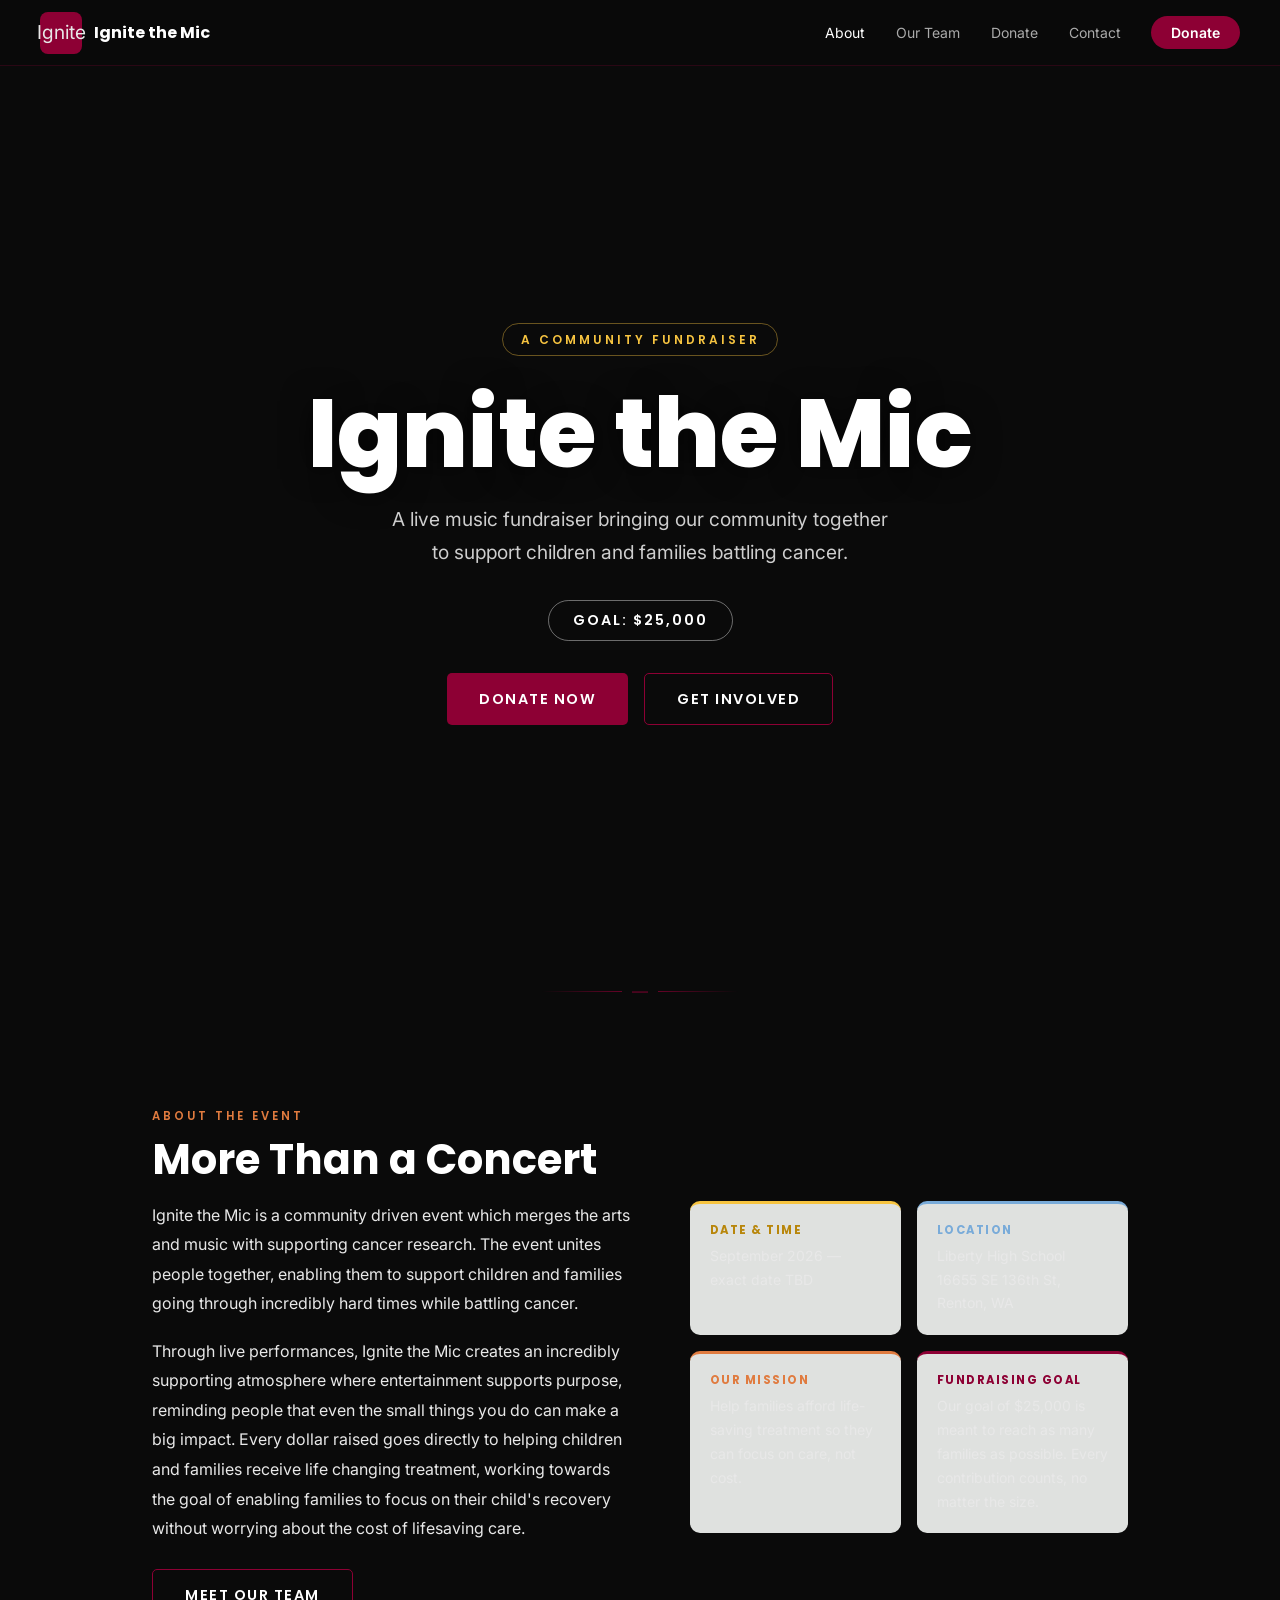
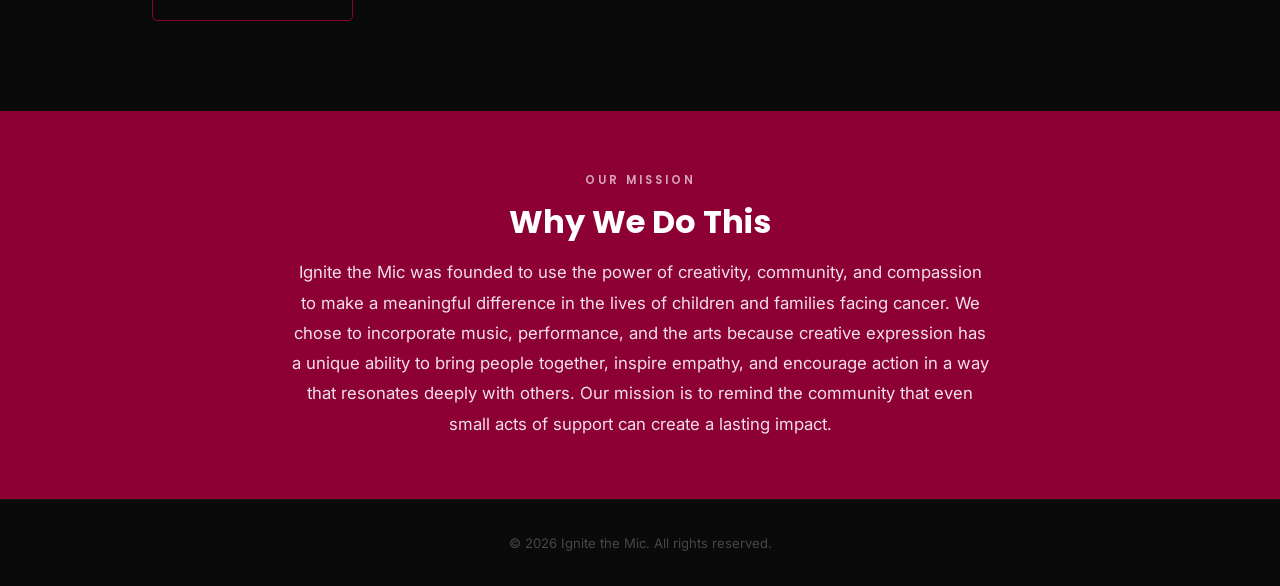
<file: index.html>
<!DOCTYPE html>
<html lang="en">
<head>
  <meta charset="UTF-8" />
  <meta name="viewport" content="width=device-width, initial-scale=1.0" />
  <title>Ignite the Mic — A Fundraiser for St. Jude</title>
  <link href="https://fonts.googleapis.com/css2?family=Poppins:wght@400;600;700;800&family=Inter:wght@400;500;600&display=swap" rel="stylesheet" />
  <link rel="stylesheet" href="shared.css" />
  <style>
    #hero {
      position: relative;
      min-height: 100vh;
      display: flex;
      flex-direction: column;
      align-items: center;
      justify-content: center;
      text-align: center;
      padding: 6rem 2rem 5rem;
      overflow: hidden;
    }

    .hero-bg {
      position: absolute;
      inset: 0;
      background:
        linear-gradient(to bottom, rgba(0,0,0,0.52) 0%, rgba(141,0,52,0.15) 50%, rgba(0,0,0,0.88) 100%),
        url('https://images.unsplash.com/photo-1501281668745-f7f57925c3b4?w=1600&q=80') center/cover no-repeat;
      z-index: 0;
    }

    #hero > * { position: relative; z-index: 1; }

    .hero-eyebrow {
      font-size: 0.75rem;
      letter-spacing: 3px;
      text-transform: uppercase;
      color: var(--yellow);
      font-family: 'Poppins', sans-serif;
      font-weight: 600;
      margin-bottom: 1.2rem;
      border: 1px solid rgba(247,196,64,0.4);
      padding: 0.35rem 1.1rem;
      border-radius: 999px;
      display: inline-block;
    }

    #hero h1 {
      font-size: clamp(3rem, 9vw, 6rem);
      font-weight: 800;
      color: #fff;
      margin-bottom: 0.75rem;
      text-shadow: 0 2px 30px rgba(0,0,0,0.6);
    }

    .hero-tagline {
      font-size: clamp(1rem, 2.5vw, 1.2rem);
      color: rgba(255,255,255,0.8);
      margin-bottom: 2rem;
      max-width: 500px;
    }

    .hero-goal {
      display: inline-block;
      border: 1.5px solid rgba(255,255,255,0.4);
      color: #fff;
      padding: 0.45rem 1.5rem;
      border-radius: 999px;
      font-size: 0.9rem;
      letter-spacing: 2px;
      text-transform: uppercase;
      font-family: 'Poppins', sans-serif;
      font-weight: 600;
      margin-bottom: 2rem;
    }

    .hero-btns { display: flex; gap: 1rem; justify-content: center; flex-wrap: wrap; }

    /*about section with quic info*/
    #about-wrap {
      background: var(--white);
      border-top: 1px solid var(--card-border);
      border-bottom: 1px solid var(--card-border);
    }

    .about-body {
      display: grid;
      grid-template-columns: 1.1fr 1fr;
      gap: 3.5rem;
      align-items: start;
    }

    .about-text p { color: var(--mid-text); margin-bottom: 1.1rem; line-height: 1.85; }

    .about-cards { display: grid; grid-template-columns: 1fr 1fr; gap: 1rem; }

    .about-card {
      background: var(--grey);
      border-radius: 10px;
      padding: 1.25rem;
      border-top: 3px solid transparent;
      transition: transform 0.2s, box-shadow 0.2s;
    }

    .about-card:hover { transform: translateY(-2px); box-shadow: 0 4px 16px rgba(0,0,0,0.08); }
    .about-card:nth-child(1) { border-top-color: var(--yellow); }
    .about-card:nth-child(2) { border-top-color: var(--blue); }
    .about-card:nth-child(3) { border-top-color: var(--orange); }
    .about-card:nth-child(4) { border-top-color: var(--red); }

    .about-card h3 {
      font-size: 0.72rem;
      text-transform: uppercase;
      letter-spacing: 1.5px;
      margin-bottom: 0.4rem;
      font-family: 'Poppins', sans-serif;
    }

    .about-card:nth-child(1) h3 { color: #b8860b; }
    .about-card:nth-child(2) h3 { color: var(--blue); }
    .about-card:nth-child(3) h3 { color: var(--orange); }
    .about-card:nth-child(4) h3 { color: var(--red); }
    .about-card p { font-size: 0.875rem; color: var(--mid-text); margin: 0; }

    /*quick part with mission*/
    .mission-strip {
      background: var(--red);
      padding: 60px 2rem;
      text-align: center;
    }

    .mission-strip-inner { max-width: 700px; margin: 0 auto; }
    .mission-strip .label { color: rgba(255,255,255,0.65); margin-bottom: 0.75rem; display: block; font-size: 0.72rem; letter-spacing: 3px; text-transform: uppercase; font-family: 'Poppins', sans-serif; font-weight: 600; }
    .mission-strip h2 { color: #fff; font-size: clamp(1.5rem, 3vw, 2rem); margin-bottom: 1rem; }
    .mission-strip p { color: rgba(255,255,255,0.88); font-size: 1.05rem; line-height: 1.8; margin: 0; }

    @media (max-width: 768px) {
      .about-body { grid-template-columns: 1fr; }
      .about-cards { grid-template-columns: 1fr 1fr; }
    }

  
</style>
</head>
<body>
  <nav>
    <a href="index.html" class="nav-brand">
      <div class="nav-logo-box">Ignite</div>
      <span class="nav-name">Ignite the Mic</span>
    </a>
    <ul class="nav-links">
      <li><a href="index.html" class="active">About</a></li>
      <li><a href="team.html">Our Team</a></li>
      <li><a href="donate.html">Donate</a></li>
      <li><a href="contact.html">Contact</a></li>
      <li><a href="donate.html" class="nav-donate-btn">Donate</a></li>
    </ul>
  </nav>

  <main>
    <section id="hero">
      <div class="hero-bg"></div>
      <div class="hero-eyebrow">A Community Fundraiser</div>
      <h1>Ignite the Mic</h1>
      <div class="hero-soundwave" aria-hidden="true">
        <span></span><span></span><span></span><span></span><span></span><span></span><span></span><span></span>
      </div>
      <p class="hero-tagline">A live music fundraiser bringing our community together to support children and families battling cancer.</p>
      <div class="hero-goal">Goal: $25,000</div>
      <div class="hero-btns">
        <a href="donate.html" class="btn">Donate Now</a>
        <a href="contact.html" class="btn btn-outline">Get Involved</a>
      </div>
    </section>

    <div class="ornament">—</div>

    <div id="about-wrap">
      <div class="section" id="about">
        <div class="section-label" style="color:var(--orange)">About the Event</div>
        <h2>More Than a Concert</h2>
        <div class="about-body">
          <div class="about-text">
            <p>Ignite the Mic is a community driven event which merges the arts and music with supporting cancer research. The event unites people together, enabling them to support children and families going through incredibly hard times while battling cancer.</p>
            <p>Through live performances, Ignite the Mic creates an incredibly supporting atmosphere where entertainment supports purpose, reminding people that even the small things you do can make a big impact. Every dollar raised goes directly to helping children and families receive life changing treatment, working towards the goal of enabling families to focus on their child's recovery without worrying about the cost of lifesaving care.</p>
            <a href="team.html" class="btn btn-outline" style="margin-top:0.5rem">Meet Our Team</a>
          </div>
          <div class="about-cards">
            <div class="about-card">
              <h3>Date &amp; Time</h3>
              <p>September 2026 — exact date TBD</p>
            </div>
            <div class="about-card">
              <h3>Location</h3>
              <p>Liberty High School<br>16655 SE 136th St, Renton, WA</p>
            </div>
            <div class="about-card">
              <h3>Our Mission</h3>
              <p>Help families afford life-saving treatment so they can focus on care, not cost.</p>
            </div>
            <div class="about-card">
              <h3>Fundraising Goal</h3>
              <p>Our goal of $25,000 is meant to reach as many families as possible. Every contribution counts, no matter the size.</p>
            </div>
          </div>
        </div>
      </div>
    </div>

    <div class="mission-strip">
      <div class="mission-strip-inner">
        <span class="label">Our Mission</span>
        <h2>Why We Do This</h2>
        <p>Ignite the Mic was founded to use the power of creativity, community, and compassion to make a meaningful difference in the lives of children and families facing cancer. We chose to incorporate music, performance, and the arts because creative expression has a unique ability to bring people together, inspire empathy, and encourage action in a way that resonates deeply with others. Our mission is to remind the community that even small acts of support can create a lasting impact.</p>
      </div>
    </div>
  </main>

  <footer>
    <p>&copy; 2026 Ignite the Mic. All rights reserved.</p>
  </footer>
</body>
</html>
</file>
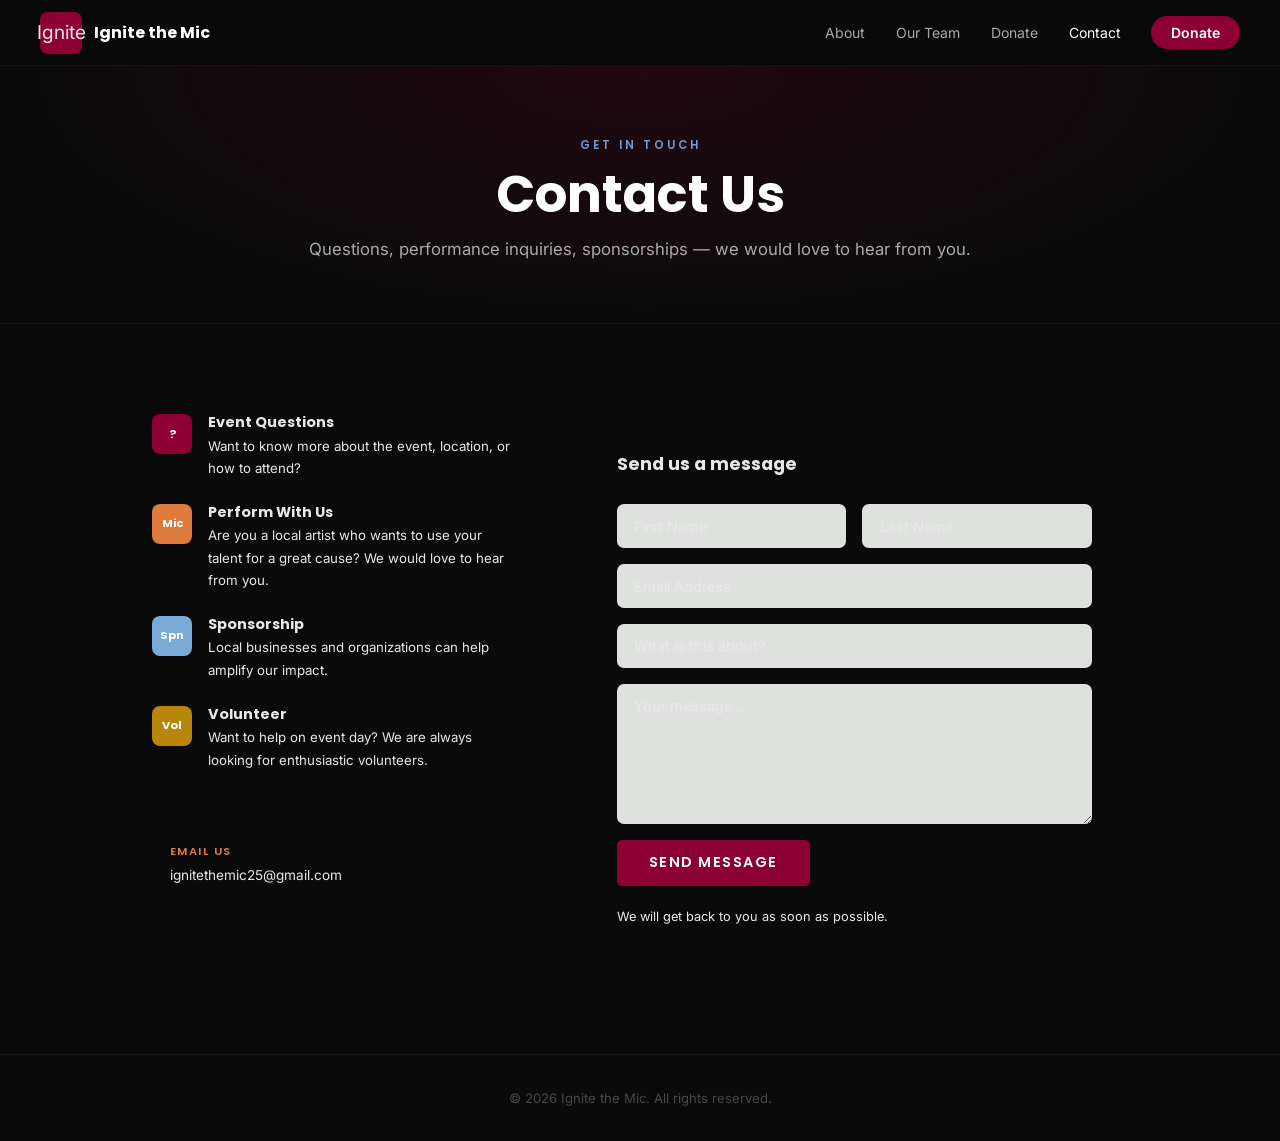
<file: contact.html>
<!DOCTYPE html>
<html lang="en">
<head>
  <meta charset="UTF-8" />
  <meta name="viewport" content="width=device-width, initial-scale=1.0" />
  <title>Contact us! Ignite the Mic</title>
  <link href="https://fonts.googleapis.com/css2?family=Poppins:wght@400;600;700;800&family=Inter:wght@400;500;600&display=swap" rel="stylesheet" />
  <link rel="stylesheet" href="shared.css" />
  <style>
    .contact-layout {
      display: grid;
      grid-template-columns: 1fr 1.5fr;
      gap: 4rem;
      align-items: start;
    }

    .contact-reasons { display: flex; flex-direction: column; gap: 1.5rem; }
    .contact-reason { display: flex; gap: 1rem; align-items: flex-start; }

    .reason-icon {
      width: 40px; height: 40px; border-radius: 8px;
      display: flex; align-items: center; justify-content: center;
      font-family: 'Poppins', sans-serif; font-size: 0.7rem; font-weight: 700;
      flex-shrink: 0; color: #fff;
    }

    .contact-reason:nth-child(1) .reason-icon { background: var(--red); }
    .contact-reason:nth-child(2) .reason-icon { background: var(--orange); }
    .contact-reason:nth-child(3) .reason-icon { background: var(--blue); }
    .contact-reason:nth-child(4) .reason-icon { background: #b8860b; }

    .reason-text h3 { font-size: 0.9rem; color: var(--dark-text); margin-bottom: 0.2rem; font-family: 'Poppins', sans-serif; }
    .reason-text p { font-size: 0.83rem; color: var(--muted-text); margin: 0; }

    .quick-links { margin-top: 2rem; display: flex; flex-direction: column; gap: 0.75rem; }

    .quick-link {
      display: flex; align-items: center; gap: 0.75rem;
      padding: 0.9rem 1.1rem;
      background: var(--white);
      border: 1px solid var(--card-border);
      border-radius: 8px; color: var(--dark-text);
      font-size: 0.875rem;
      transition: border-color 0.2s, transform 0.2s, box-shadow 0.2s;
      text-decoration: none;
    }

    .quick-link:hover { border-color: var(--red); transform: translateX(3px); box-shadow: 0 2px 12px rgba(0,0,0,0.08); }

    .quick-link-label { font-size: 0.7rem; text-transform: uppercase; letter-spacing: 1.5px; font-family: 'Poppins', sans-serif; font-weight: 600; margin-bottom: 0.15rem; color: var(--orange); }
    .quick-link span { font-size: 0.85rem; color: var(--muted-text); }

    .contact-form-wrap {
      background: var(--white);
      border: 1px solid var(--card-border);
      border-radius: 14px;
      padding: 2.25rem;
      box-shadow: 0 2px 16px rgba(0,0,0,0.06);
    }

    .form-title { font-family: 'Poppins', sans-serif; font-weight: 700; font-size: 1.1rem; color: var(--dark-text); margin-bottom: 1.5rem; }

    .contact-form { display: flex; flex-direction: column; gap: 1rem; }
    .form-row { display: grid; grid-template-columns: 1fr 1fr; gap: 1rem; }

    .contact-form input,
    .contact-form textarea,
    .contact-form select {
      width: 100%; padding: 0.85rem 1.1rem;
      background: var(--grey);
      border: 1px solid var(--grey-dark);
      border-radius: 7px; color: var(--dark-text);
      font-family: 'Inter', sans-serif; font-size: 0.9rem;
      outline: none; transition: border-color 0.2s; appearance: none;
    }

    .contact-form input::placeholder,
    .contact-form textarea::placeholder { color: var(--muted-text); }
    .contact-form input:focus,
    .contact-form textarea:focus,
    .contact-form select:focus { border-color: var(--red); background: var(--white); }
    .contact-form select option { background: var(--white); }
    .contact-form textarea { min-height: 140px; resize: vertical; }
    .form-note { font-size: 0.8rem; color: var(--muted-text); margin-top: 0.25rem; }

    @media (max-width: 768px) {
      .contact-layout { grid-template-columns: 1fr; gap: 2.5rem; }
      .form-row { grid-template-columns: 1fr; }
    }
</style>
</head>
<body>
  <nav>
    <a href="index.html" class="nav-brand">
      <div class="nav-logo-box">Ignite</div>
      <span class="nav-name">Ignite the Mic</span>
    </a>
    <ul class="nav-links">
      <li><a href="index.html">About</a></li>
      <li><a href="team.html">Our Team</a></li>
      <li><a href="donate.html">Donate</a></li>
      <li><a href="contact.html" class="active">Contact</a></li>
      <li><a href="donate.html" class="nav-donate-btn">Donate</a></li>
    </ul>
  </nav>

  <main>
    <div class="page-hero">
      <div class="section-label" style="color:var(--blue)">Get in Touch</div>
      <h1>Contact Us</h1>
      <p>Questions, performance inquiries, sponsorships — we would love to hear from you.</p>
    </div>

    <div class="section">
      <div class="contact-layout">

        <div class="contact-reasons">
          <div class="contact-reason">
            <div class="reason-icon">?</div>
            <div class="reason-text">
              <h3>Event Questions</h3>
              <p>Want to know more about the event, location, or how to attend?</p>
            </div>
          </div>
          <div class="contact-reason">
            <div class="reason-icon">Mic</div>
            <div class="reason-text">
              <h3>Perform With Us</h3>
              <p>Are you a local artist who wants to use your talent for a great cause? We would love to hear from you.</p>
            </div>
          </div>
          <div class="contact-reason">
            <div class="reason-icon">Spn</div>
            <div class="reason-text">
              <h3>Sponsorship</h3>
              <p>Local businesses and organizations can help amplify our impact.</p>
            </div>
          </div>
          <div class="contact-reason">
            <div class="reason-icon">Vol</div>
            <div class="reason-text">
              <h3>Volunteer</h3>
              <p>Want to help on event day? We are always looking for enthusiastic volunteers.</p>
            </div>
          </div>

          <div class="quick-links">
            <a href="mailto:ignitethemic25@gmail.com" class="quick-link">
              <div>
                <div class="quick-link-label">Email Us</div>
                <span>ignitethemic25@gmail.com</span>
              </div>
            </a>

          </div>
        </div>

        <div class="contact-form-wrap">
          <div class="form-title">Send us a message</div>
          <form class="contact-form" action="https://formspree.io/f/xrenbdgj" method="POST">
            <div class="form-row">
              <input type="text" placeholder="First Name" required />
              <input type="text" placeholder="Last Name" required />
            </div>
            <input type="email" placeholder="Email Address" required />
            <select required>
              <option value="" disabled selected>What is this about?</option>
              <option value="question">General Question</option>
              <option value="perform">I want to perform</option>
              <option value="sponsor">Sponsorship</option>
              <option value="volunteer">Volunteering</option>
              <option value="other">Other</option>
            </select>
            <textarea placeholder="Your message..."></textarea>
            <div>
              <button type="submit" class="btn">Send Message</button>
            </div>
            <p class="form-note">We will get back to you as soon as possible.</p>
          </form>
        </div>

      </div>
    </div>
  </main>

  <footer>
    <p>&copy; 2026 Ignite the Mic. All rights reserved.</p>
  </footer>


</body>
</html>
</file>
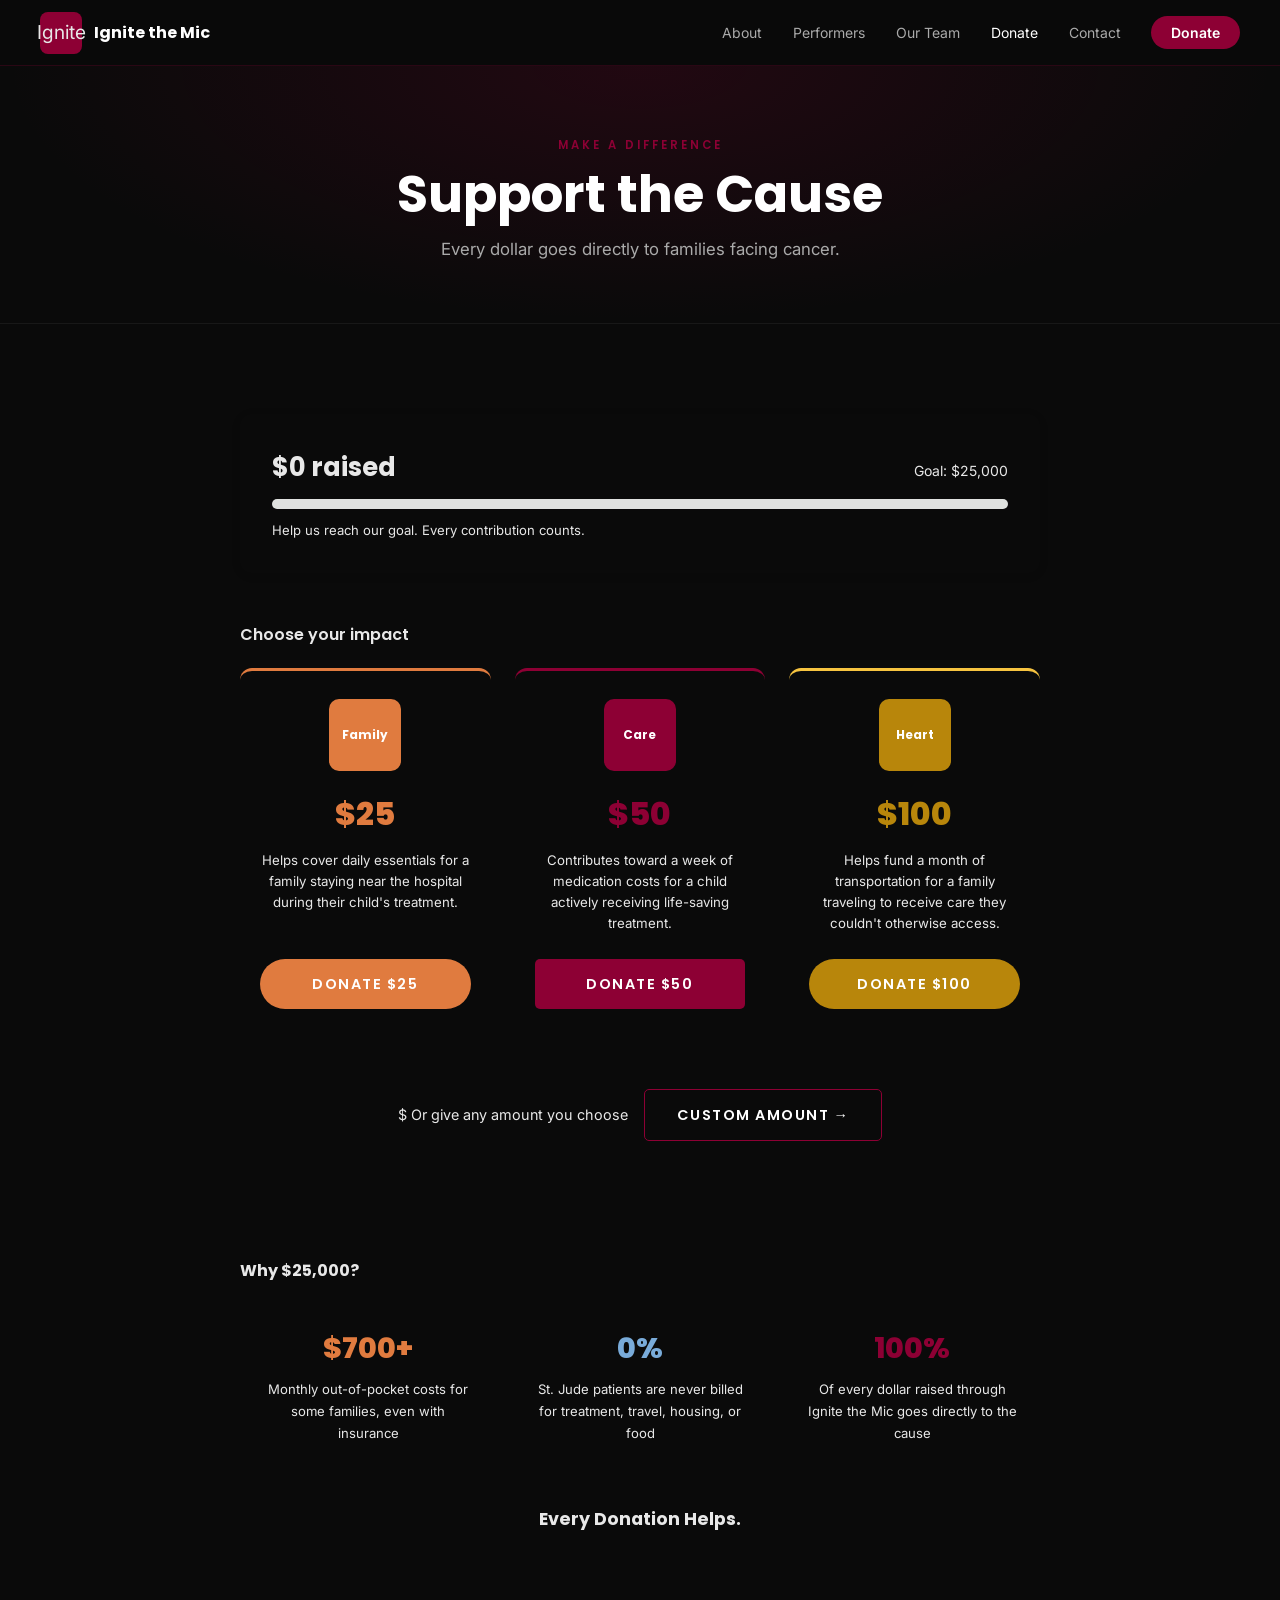
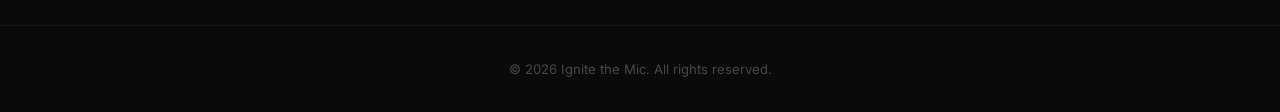
<file: donate.html>
<!DOCTYPE html>
<html lang="en">
<head>
  <meta charset="UTF-8" />
  <meta name="viewport" content="width=device-width, initial-scale=1.0" />
  <title>Donate — Ignite the Mic</title>
  <link href="https://fonts.googleapis.com/css2?family=Poppins:wght@400;600;700;800&family=Inter:wght@400;500;600&display=swap" rel="stylesheet" />
  <link rel="stylesheet" href="shared.css" />
  <style>
    .donate-wrap { max-width: 800px; margin: 0 auto; }

    .progress-block {
      background: var(--white);
      border-radius: 12px;
      padding: 2rem;
      margin-bottom: 3rem;
      border: 1px solid var(--card-border);
      box-shadow: 0 2px 12px rgba(0,0,0,0.06);
    }

    .progress-top { display: flex; justify-content: space-between; align-items: baseline; margin-bottom: 0.6rem; }

    .raised-amt { font-family: 'Poppins', sans-serif; font-weight: 700; font-size: 1.6rem; color: var(--dark-text); }
    .goal-amt { font-size: 0.875rem; color: var(--muted-text); }

    .progress-track {
      height: 10px;
      background: var(--grey);
      border-radius: 999px;
      overflow: hidden;
      margin-bottom: 0.6rem;
    }

    .progress-fill {
      height: 100%;
      background: linear-gradient(90deg, var(--red), var(--orange), var(--yellow));
      border-radius: 999px;
      width: 0%;
      transition: width 1.5s ease;
    }

    .progress-sub { font-size: 0.82rem; color: var(--muted-text); }

    .tier-heading { font-family: 'Poppins', sans-serif; font-size: 1rem; color: var(--dark-text); margin-bottom: 1.25rem; font-weight: 600; }

    .donate-tiers {
      display: grid;
      grid-template-columns: repeat(3, 1fr);
      gap: 1.5rem;
      margin-bottom: 1.75rem;
    }

    .tier-card {
      background: var(--white);
      border: 1px solid var(--card-border);
      border-radius: 12px;
      padding: 1.75rem 1.25rem;
      text-align: center;
      display: flex;
      flex-direction: column;
      transition: transform 0.2s, box-shadow 0.2s;
    }

    .tier-card:hover { transform: translateY(-4px); box-shadow: 0 12px 32px rgba(0,0,0,0.1); }
    .tier-card:nth-child(1) { border-top: 3px solid var(--orange); }
    .tier-card:nth-child(2) { border-top: 3px solid var(--red); }
    .tier-card:nth-child(3) { border-top: 3px solid var(--yellow); }

    .tier-img {
      width: 72px; height: 72px; border-radius: 10px;
      margin: 0 auto 1rem;
      display: flex; align-items: center; justify-content: center;
      font-family: 'Poppins', sans-serif; font-size: 0.75rem; font-weight: 700; color: #fff;
    }

    .tier-card:nth-child(1) .tier-img { background: var(--orange); }
    .tier-card:nth-child(2) .tier-img { background: var(--red); }
    .tier-card:nth-child(3) .tier-img { background: #b8860b; }

    .tier-amount { font-family: 'Poppins', sans-serif; font-weight: 800; font-size: 2rem; margin-bottom: 0.5rem; }
    .tier-card:nth-child(1) .tier-amount { color: var(--orange); }
    .tier-card:nth-child(2) .tier-amount { color: var(--red); }
    .tier-card:nth-child(3) .tier-amount { color: #b8860b; }

    .tier-desc { font-size: 0.83rem; color: var(--muted-text); margin-bottom: 1.5rem; line-height: 1.6; flex: 1; }

    .tier-card:nth-child(1) .btn { background: var(--orange); border-radius: 999px; }
    .tier-card:nth-child(1) .btn:hover { background: #c96a30; }
    .tier-card:nth-child(3) .btn { background: #b8860b; border-radius: 999px; color: #fff; }
    .tier-card:nth-child(3) .btn:hover { background: #9a720a; }

    .custom-row {
      display: flex; align-items: center; justify-content: center;
      gap: 1rem; flex-wrap: wrap; padding: 1.5rem;
      background: var(--white);
      border: 1px solid var(--card-border);
      border-radius: 10px; margin-bottom: 3rem;
    }

    .custom-row span { color: var(--muted-text); font-size: 0.9rem; }

    .impact-strip { border-top: 1px solid var(--card-border); padding-top: 3rem; }
    .impact-strip h3 { font-size: 1rem; color: var(--dark-text); margin-bottom: 1.5rem; font-family: 'Poppins', sans-serif; }

    .impact-grid { display: grid; grid-template-columns: repeat(3, 1fr); gap: 1rem; }

    .impact-card {
      background: var(--white);
      border-radius: 10px; padding: 1.25rem; text-align: center;
      border: 1px solid var(--card-border);
      transition: transform 0.2s;
    }

    .impact-card:hover { transform: translateY(-2px); }

    .impact-num { font-family: 'Poppins', sans-serif; font-weight: 800; font-size: 1.8rem; margin-bottom: 0.3rem; }
    .impact-card:nth-child(1) .impact-num { color: var(--orange); }
    .impact-card:nth-child(2) .impact-num { color: var(--blue); }
    .impact-card:nth-child(3) .impact-num { color: var(--red); }
    .impact-card p { font-size: 0.82rem; color: var(--muted-text); margin: 0; }

    .every-dollar { text-align: center; font-family: 'Poppins', sans-serif; font-weight: 700; font-size: 1.1rem; color: var(--dark-text); margin-top: 2.5rem; }

    @media (max-width: 768px) {
      .donate-tiers { grid-template-columns: 1fr; max-width: 340px; margin-left: auto; margin-right: auto; }
      .impact-grid { grid-template-columns: 1fr; }
    }
</style>
</head>
<body>
  <nav>
    <a href="index.html" class="nav-brand">
      <div class="nav-logo-box">Ignite</div>
      <span class="nav-name">Ignite the Mic</span>
    </a>
    <ul class="nav-links">
      <li><a href="index.html">About</a></li>
      <li><a href="performers.html">Performers</a></li>
      <li><a href="team.html">Our Team</a></li>
      <li><a href="donate.html" class="active">Donate</a></li>
      <li><a href="contact.html">Contact</a></li>
      <li><a href="donate.html" class="nav-donate-btn">Donate</a></li>
    </ul>
  </nav>

  <main>
    <div class="page-hero">
      <div class="section-label" style="color:var(--red)">Make a Difference</div>
      <h1>Support the Cause</h1>
      <p>Every dollar goes directly to families facing cancer.</p>
    </div>

    <div class="section">
      <div class="donate-wrap">

        <!-- progress bar -->
        <div class="progress-block">
          <div class="progress-top">
            <span class="raised-amt" id="raised-label">$0 raised</span>
            <span class="goal-amt">Goal: $25,000</span>
          </div>
          <div class="progress-track">
            <div class="progress-fill" id="progress-fill"></div>
          </div>
          <div class="progress-sub">Help us reach our goal. Every contribution counts.</div>
        </div>

        <!-- level to impact low to high -->
        <div class="tier-heading">Choose your impact</div>
        <div class="donate-tiers">
          <div class="tier-card">
            <div class="tier-img">Family</div>
            <div class="tier-amount">$25</div>
            <p class="tier-desc">Helps cover daily essentials for a family staying near the hospital during their child's treatment.</p>
            <a href="https://www.stjude.org/donate" target="_blank" class="btn">Donate $25</a>
          </div>
          <div class="tier-card">
            <div class="tier-img">Care</div>
            <div class="tier-amount">$50</div>
            <p class="tier-desc">Contributes toward a week of medication costs for a child actively receiving life-saving treatment.</p>
            <a href="https://www.stjude.org/donate" target="_blank" class="btn">Donate $50</a>
          </div>
          <div class="tier-card">
            <div class="tier-img">Heart</div>
            <div class="tier-amount">$100</div>
            <p class="tier-desc">Helps fund a month of transportation for a family traveling to receive care they couldn't otherwise access.</p>
            <a href="https://www.stjude.org/donate" target="_blank" class="btn">Donate $100</a>
          </div>
        </div>

        <!-- spezial -->
        <div class="custom-row">
          <span>$ Or give any amount you choose</span>
          <a href="https://www.stjude.org/donate" target="_blank" class="btn btn-outline">Custom Amount →</a>
        </div>

        <!-- explain -->
        <div class="impact-strip">
          <h3>Why $25,000?</h3>
          <div class="impact-grid">
            <div class="impact-card">
              <div class="impact-num">$700+</div>
              <p>Monthly out-of-pocket costs for some families, even with insurance</p>
            </div>
            <div class="impact-card">
              <div class="impact-num">0%</div>
              <p>St. Jude patients are never billed for treatment, travel, housing, or food</p>
            </div>
            <div class="impact-card">
              <div class="impact-num">100%</div>
              <p>Of every dollar raised through Ignite the Mic goes directly to the cause</p>
            </div>
          </div>
          <p class="every-dollar">Every Donation Helps.</p>
        </div>

      </div>
    </div>
  </main>

  <footer>
    <p>&copy; 2026 Ignite the Mic. All rights reserved.</p>
  </footer>

  <script>
    const raisedAmount = 0;
    const goal = 25000;
    const pct = Math.min((raisedAmount / goal) * 100, 100);
    window.addEventListener('load', () => {
      setTimeout(() => {
        document.getElementById('progress-fill').style.width = pct + '%';
        document.getElementById('raised-label').textContent = '$' + raisedAmount.toLocaleString() + ' raised';
      }, 300);
    });
  </script>
</body>
</html>
</file>
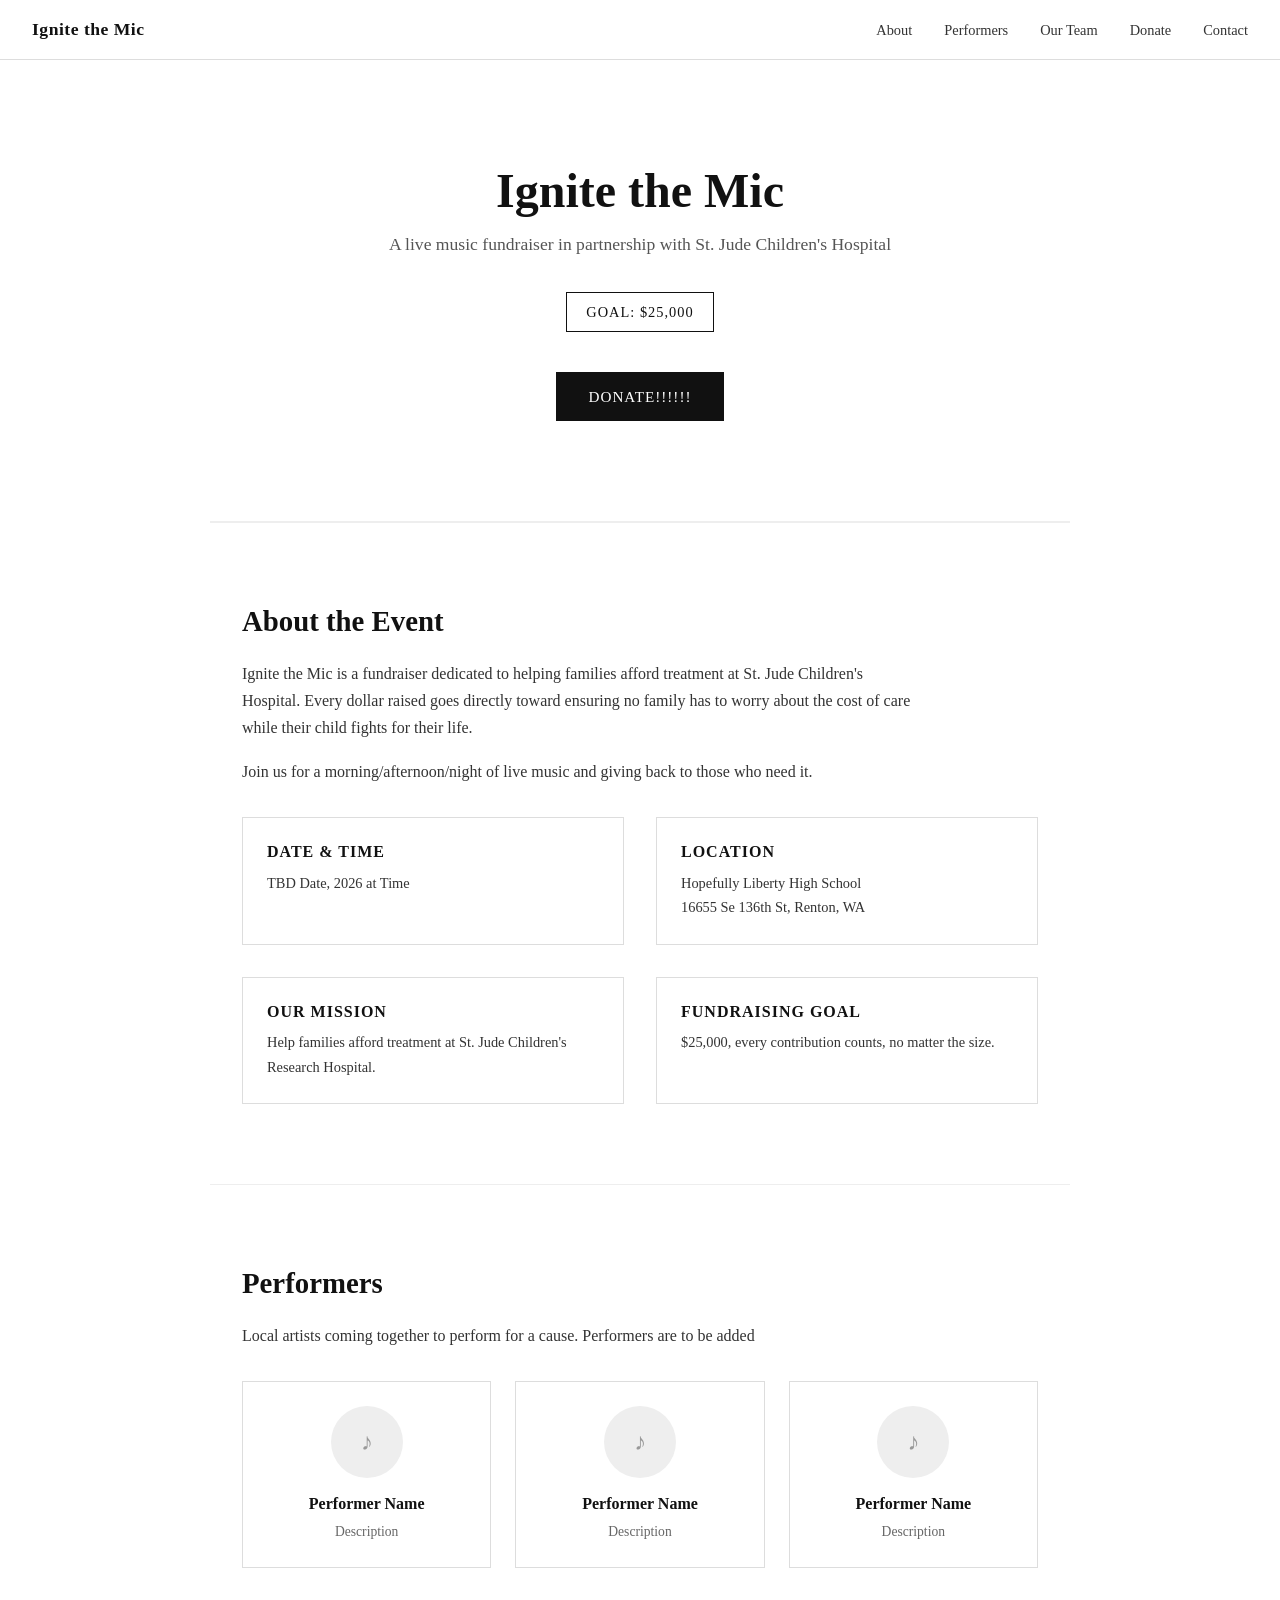
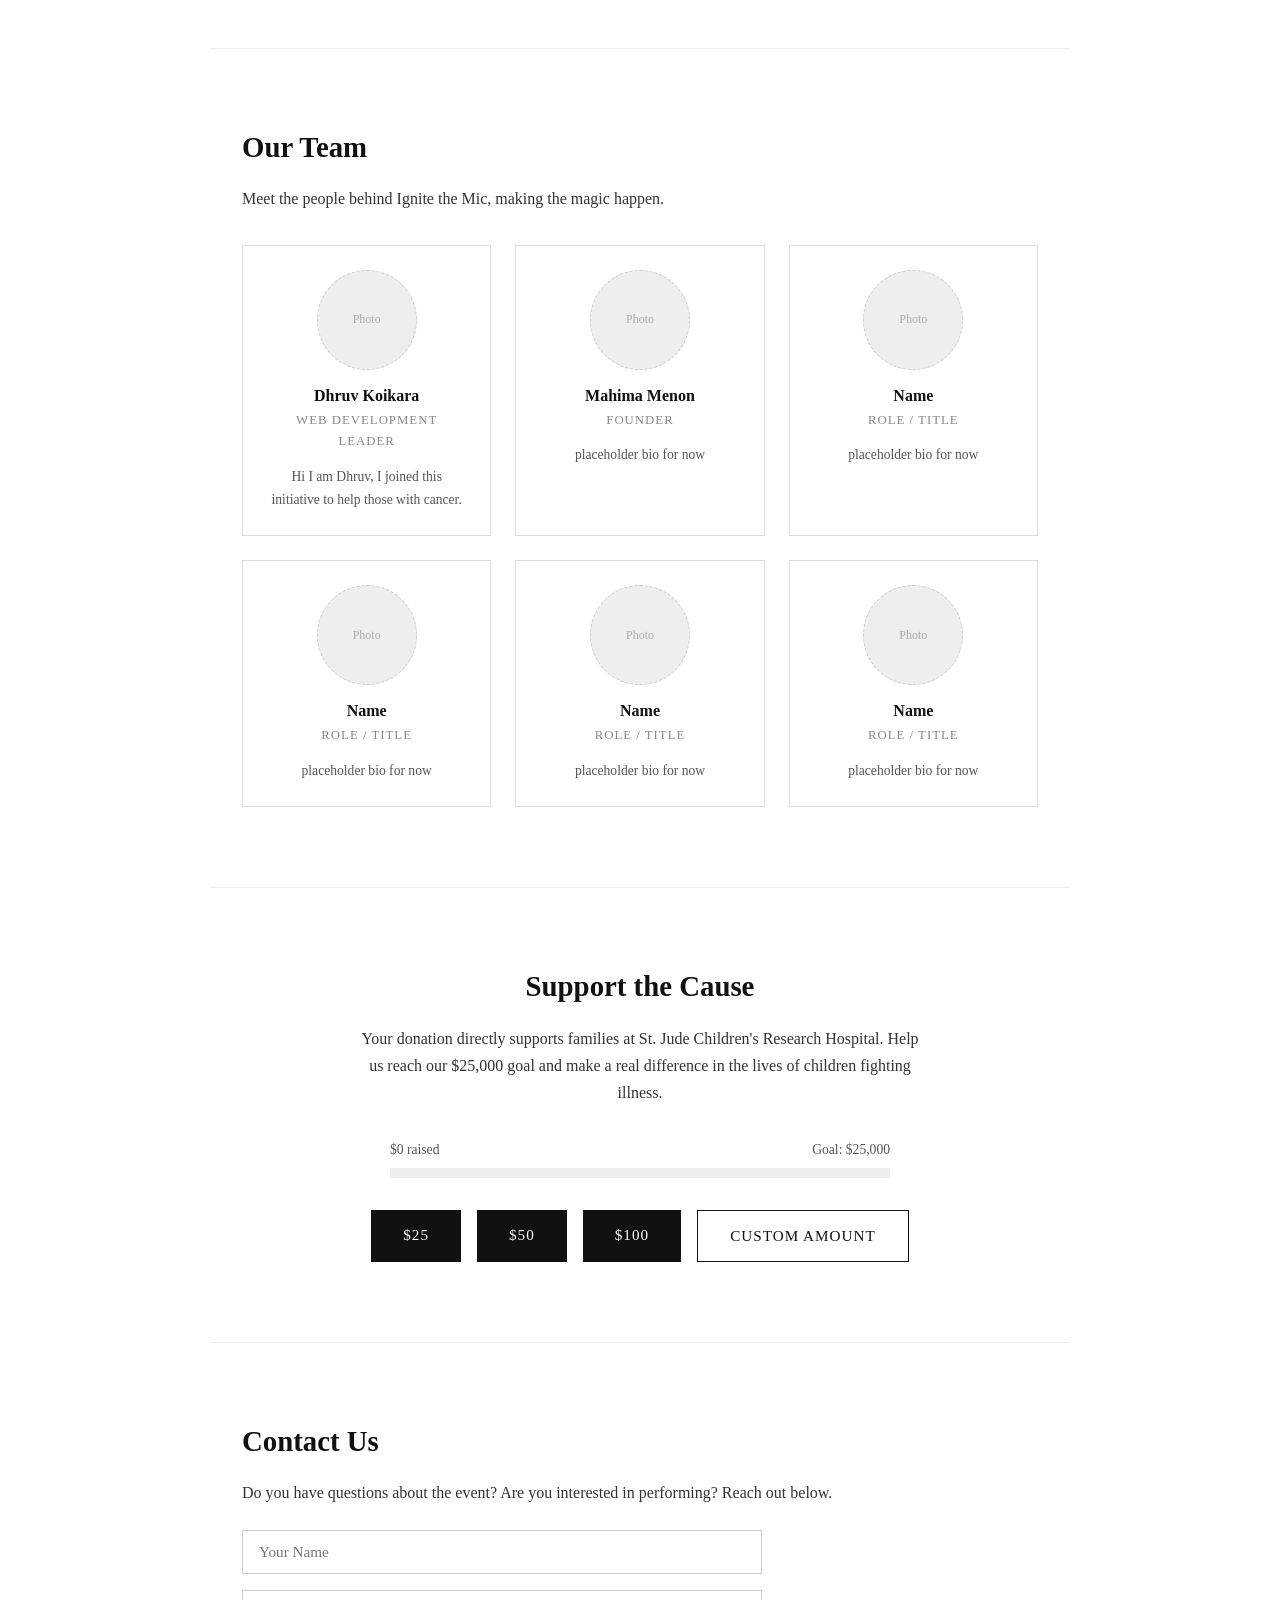
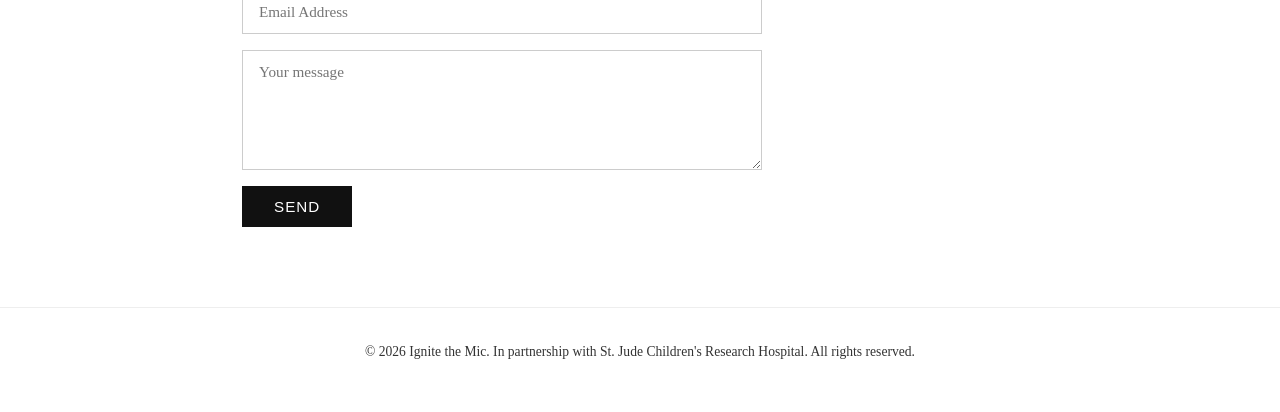
<file: ignite-the-mic.html>
<!DOCTYPE html>
<html lang="en">
<head>
  <meta charset="UTF-8" />
  <meta name="viewport" content="width=device-width, initial-scale=1.0" />
  <title>Ignite the Mic,  A St. Jude Fundraiser</title>
  <style>
    *, *::before, *::after { box-sizing: border-box; margin: 0; padding: 0; }
 
    body {
      font-family: Georgia, serif;
      font-size: 16px;
      line-height: 1.7;
      color: #111;
      background: #fff;
    }
 
    a { color: inherit; text-decoration: none; }
 
    
    nav {
      position: sticky;
      top: 0;
      background: #fff;
      border-bottom: 1px solid #ddd;
      z-index: 100;
      padding: 0 2rem;
      display: flex;
      align-items: center;
      justify-content: space-between;
      height: 60px;
    }
 
    .nav-logo {
      font-size: 1.1rem;
      font-weight: bold;
      letter-spacing: 0.5px;
    }
 
    .nav-links {
      list-style: none;
      display: flex;
      gap: 2rem;
    }
 
    .nav-links a {
      font-size: 0.9rem;
      color: #333;
      transition: color 0.2s;
    }
 
    .nav-links a:hover { color: #000; text-decoration: underline; }
 
    
    section {
      padding: 80px 2rem;
      max-width: 860px;
      margin: 0 auto;
    }
 
    section + section {
      border-top: 1px solid #eee;
    }
 
    h1, h2, h3 {
      font-family: Georgia, serif;
      font-weight: bold;
      line-height: 1.3;
    }
 
    h2 {
      font-size: 1.8rem;
      margin-bottom: 1.2rem;
    }
 
    p {
      margin-bottom: 1rem;
      color: #333;
    }
 
    
    #hero {
      text-align: center;
      padding: 100px 2rem;
      border-bottom: 1px solid #eee;
    }
 
    #hero h1 {
      font-size: 3rem;
      margin-bottom: 0.5rem;
    }
 
    #hero .tagline {
      font-size: 1.1rem;
      color: #555;
      margin-bottom: 2rem;
    }
 
    #hero .goal-badge {
      display: inline-block;
      border: 1px solid #111;
      padding: 0.4rem 1.2rem;
      font-size: 0.9rem;
      letter-spacing: 1px;
      text-transform: uppercase;
      margin-bottom: 2.5rem;
    }
 
    .btn {
      display: inline-block;
      padding: 0.75rem 2rem;
      background: #111;
      color: #fff;
      font-size: 0.95rem;
      border: none;
      cursor: pointer;
      transition: background 0.2s;
      text-transform: uppercase;
      letter-spacing: 1px;
    }
 
    .btn:hover { background: #333; }
 
    .btn-outline {
      background: transparent;
      color: #111;
      border: 1px solid #111;
    }
 
    .btn-outline:hover { background: #111; color: #fff; }
 
    
    #about p { max-width: 680px; }
 
    .about-grid {
      display: grid;
      grid-template-columns: 1fr 1fr;
      gap: 2rem;
      margin-top: 2rem;
    }
 
    .about-card {
      border: 1px solid #ddd;
      padding: 1.5rem;
    }
 
    .about-card h3 {
      font-size: 1rem;
      text-transform: uppercase;
      letter-spacing: 1px;
      margin-bottom: 0.5rem;
    }
 
    .about-card p {
      font-size: 0.9rem;
      margin: 0;
    }
 
    
    #performers .performers-grid {
      display: grid;
      grid-template-columns: repeat(3, 1fr);
      gap: 1.5rem;
      margin-top: 2rem;
    }
 
    .performer-card {
      border: 1px solid #ddd;
      padding: 1.5rem;
      text-align: center;
    }
 
    .performer-avatar {
      width: 72px;
      height: 72px;
      border-radius: 50%;
      background: #eee;
      margin: 0 auto 1rem;
      display: flex;
      align-items: center;
      justify-content: center;
      font-size: 1.5rem;
      color: #999;
    }
 
    .performer-card h3 {
      font-size: 1rem;
      margin-bottom: 0.3rem;
    }
 
    .performer-card p {
      font-size: 0.85rem;
      color: #666;
      margin: 0;
    }
 
    
    #donate {
      text-align: center;
    }
 
    #donate p {
      max-width: 560px;
      margin: 0 auto 1.5rem;
    }
 
    .progress-wrap {
      max-width: 500px;
      margin: 2rem auto;
    }
 
    .progress-labels {
      display: flex;
      justify-content: space-between;
      font-size: 0.85rem;
      color: #555;
      margin-bottom: 0.4rem;
    }
 
    .progress-bar {
      height: 10px;
      background: #eee;
      width: 100%;
    }
 
    .progress-fill {
      height: 100%;
      background: #111;
      width: 0%; 
    }
 
    .donate-buttons {
      display: flex;
      gap: 1rem;
      justify-content: center;
      flex-wrap: wrap;
      margin-top: 1.5rem;
    }
 
    
    #contact form {
      display: flex;
      flex-direction: column;
      gap: 1rem;
      max-width: 520px;
      margin-top: 1.5rem;
    }
 
    #contact input,
    #contact textarea {
      width: 100%;
      padding: 0.75rem 1rem;
      border: 1px solid #ccc;
      font-family: Georgia, serif;
      font-size: 0.95rem;
      background: #fff;
      color: #111;
      outline: none;
      transition: border-color 0.2s;
    }
 
    #contact input:focus,
    #contact textarea:focus { border-color: #111; }
 
    #contact textarea { min-height: 120px; resize: vertical; }
 
    
    footer {
      text-align: center;
      padding: 2rem;
      font-size: 0.85rem;
      color: #888;
      border-top: 1px solid #eee;
    }
 
    
    #team .team-grid {
      display: grid;
      grid-template-columns: repeat(3, 1fr);
      gap: 1.5rem;
      margin-top: 2rem;
    }
 
    .team-card {
      border: 1px solid #ddd;
      padding: 1.5rem;
      text-align: center;
    }
 
    .team-photo {
      width: 100px;
      height: 100px;
      border-radius: 50%;
      object-fit: cover;
      display: block;
      margin: 0 auto 1rem;
      background: #eee;
    }
 
    .team-photo-placeholder {
      width: 100px;
      height: 100px;
      border-radius: 50%;
      background: #eee;
      margin: 0 auto 1rem;
      display: flex;
      align-items: center;
      justify-content: center;
      font-size: 0.75rem;
      color: #aaa;
      border: 1px dashed #ccc;
    }
 
    .team-card h3 {
      font-size: 1rem;
      margin-bottom: 0.2rem;
    }
 
    .team-card .team-role {
      font-size: 0.8rem;
      text-transform: uppercase;
      letter-spacing: 1px;
      color: #888;
      margin-bottom: 0.75rem;
    }
 
    .team-card .team-bio {
      font-size: 0.85rem;
      color: #555;
      margin: 0;
    }
 
    
    @media (max-width: 640px) {
      #hero h1 { font-size: 2rem; }
      .about-grid { grid-template-columns: 1fr; }
      .performers-grid { grid-template-columns: 1fr 1fr !important; }
      .team-grid { grid-template-columns: 1fr 1fr !important; }
      .nav-links { gap: 1rem; }
    }
  </style>
</head>
<body>
 
  
  <nav>
    <div class="nav-logo">Ignite the Mic</div>
    <ul class="nav-links">
      <li><a href="#about">About</a></li>
      <li><a href="#performers">Performers</a></li>
      <li><a href="#team">Our Team</a></li>
      <li><a href="#donate">Donate</a></li>
      <li><a href="#contact">Contact</a></li>
    </ul>
  </nav>
 
  
  <section id="hero">
    <h1>Ignite the Mic</h1>
    <p class="tagline">A live music fundraiser in partnership with St. Jude Children's Hospital</p>
    <div class="goal-badge">Goal: $25,000</div>
    <br>
    <a href="#donate" class="btn">Donate!!!!!!</a>
  </section>
 
  
  <section id="about">
    <h2>About the Event</h2>
    <p>
      Ignite the Mic is a fundraiser dedicated to helping families afford treatment at St. Jude Children's Hospital. Every dollar raised goes directly toward ensuring no family has to worry about the cost of care while their child fights for their life.
    </p>
    <p>
      Join us for a morning/afternoon/night of live  music and giving back to those who need it.
    </p>
 
    <div class="about-grid">
      <div class="about-card">
        <h3>Date & Time</h3>
        <p>TBD Date, 2026 at Time</p>
      </div>
      <div class="about-card">
        <h3>Location</h3>
        <p>Hopefully Liberty High School<br>16655 Se 136th St, Renton, WA</p>
      </div>
      <div class="about-card">
        <h3>Our Mission</h3>
        <p>Help families afford treatment at St. Jude Children's Research Hospital.</p>
      </div>
      <div class="about-card">
        <h3>Fundraising Goal</h3>
        <p>$25,000, every contribution counts, no matter the size.</p>
      </div>
    </div>
  </section>
 
  
  <section id="performers">
    <h2>Performers</h2>
    <p>Local artists coming together to perform for a cause. Performers are to be added <p>
 
    <div class="performers-grid">
      <div class="performer-card">
        <div class="performer-avatar">♪</div>
        <h3>Performer Name</h3>
        <p>Description</p>
      </div>
      <div class="performer-card">
        <div class="performer-avatar">♪</div>
        <h3>Performer Name</h3>
        <p>Description</p>
      </div>
      <div class="performer-card">
        <div class="performer-avatar">♪</div>
        <h3>Performer Name</h3>
        <p>Description</p>
      </div>
    </div>
  </section>
 
  
  <section id="team">
    <h2>Our Team</h2>
    <p>Meet the people behind Ignite the Mic, making the magic happen.</p>
 
    <div class="team-grid">
 
      <div class="team-card">
        
        <div class="team-photo-placeholder">Photo</div>
        <h3>Dhruv Koikara</h3>
        <p class="team-role">Web Development Leader</p>
        <p class="team-bio">Hi I am Dhruv, I joined this initiative to help those with cancer.</p>
      </div>
 
      <div class="team-card">
        <div class="team-photo-placeholder">Photo</div>
        <h3>Mahima Menon</h3>
        <p class="team-role">Founder</p>
        <p class="team-bio">placeholder bio for now</p>
      </div>
 
      <div class="team-card">
        <div class="team-photo-placeholder">Photo</div>
        <h3>Name</h3>
        <p class="team-role">Role / Title</p>
        <p class="team-bio">placeholder bio for now</p>
      </div>
 
      <div class="team-card">
        <div class="team-photo-placeholder">Photo</div>
        <h3>Name</h3>
        <p class="team-role">Role / Title</p>
        <p class="team-bio">placeholder bio for now</p>
      </div>
 
      <div class="team-card">
        <div class="team-photo-placeholder">Photo</div>
        <h3>Name</h3>
        <p class="team-role">Role / Title</p>
        <p class="team-bio">placeholder bio for now</p>
      </div>
 
      <div class="team-card">
        <div class="team-photo-placeholder">Photo</div>
        <h3>Name</h3>
        <p class="team-role">Role / Title</p>
        <p class="team-bio">placeholder bio for now</p>
      </div>
 
    </div>
  </section>
 
  
  <section id="donate">
    <h2>Support the Cause</h2>
    <p>
      Your donation directly supports families at St. Jude Children's Research Hospital. Help us reach our $25,000 goal and make a real difference in the lives of children fighting illness.
    </p>
 
    <div class="progress-wrap">
      <div class="progress-labels">
        <span id="raised-label">$0 raised</span>
        <span>Goal: $25,000</span>
      </div>
      <div class="progress-bar">
        <div class="progress-fill" id="progress-fill"></div>
      </div>
    </div>
 
    <div class="donate-buttons">
      <a href="#" class="btn">$25</a>
      <a href="#" class="btn">$50</a>
      <a href="#" class="btn">$100</a>
      <a href="#" class="btn btn-outline">Custom Amount</a>
    </div>
  </section>
 
  
  <section id="contact">
    <h2>Contact Us</h2>
    <p>Do you have questions about the event? Are you interested in performing? Reach out below.</p>
 
    <form onsubmit="handleSubmit(event)">
      <input type="text" placeholder="Your Name" required />
      <input type="email" placeholder="Email Address" required />
      <textarea placeholder="Your message"></textarea>
      <div>
        <button type="submit" class="btn">Send</button>
      </div>
    </form>
  </section>
 
  
  <footer>
    <p>&copy; 2026 Ignite the Mic. In partnership with St. Jude Children's Research Hospital. All rights reserved.</p>
  </footer>
 
  <script>
    
    document.querySelectorAll('a[href^="#"]').forEach(link => {
      link.addEventListener('click', e => {
        const target = document.querySelector(link.getAttribute('href'));
        if (target) {
          e.preventDefault();
          target.scrollIntoView({ behavior: 'smooth' });
        }
      });
    });
 
    
    const raisedAmount = 0;
    const goal = 25000;
    const pct = Math.min((raisedAmount / goal) * 100, 100);
    document.getElementById('progress-fill').style.width = pct + '%';
    document.getElementById('raised-label').textContent =
      '$' + raisedAmount.toLocaleString() + ' raised';
 
    
    function handleSubmit(e) {
      e.preventDefault();
      alert('Thanks for reaching out! We\'ll get back to you soon.');
      e.target.reset();
    }
  </script>
 
</body>
</html>
</file>
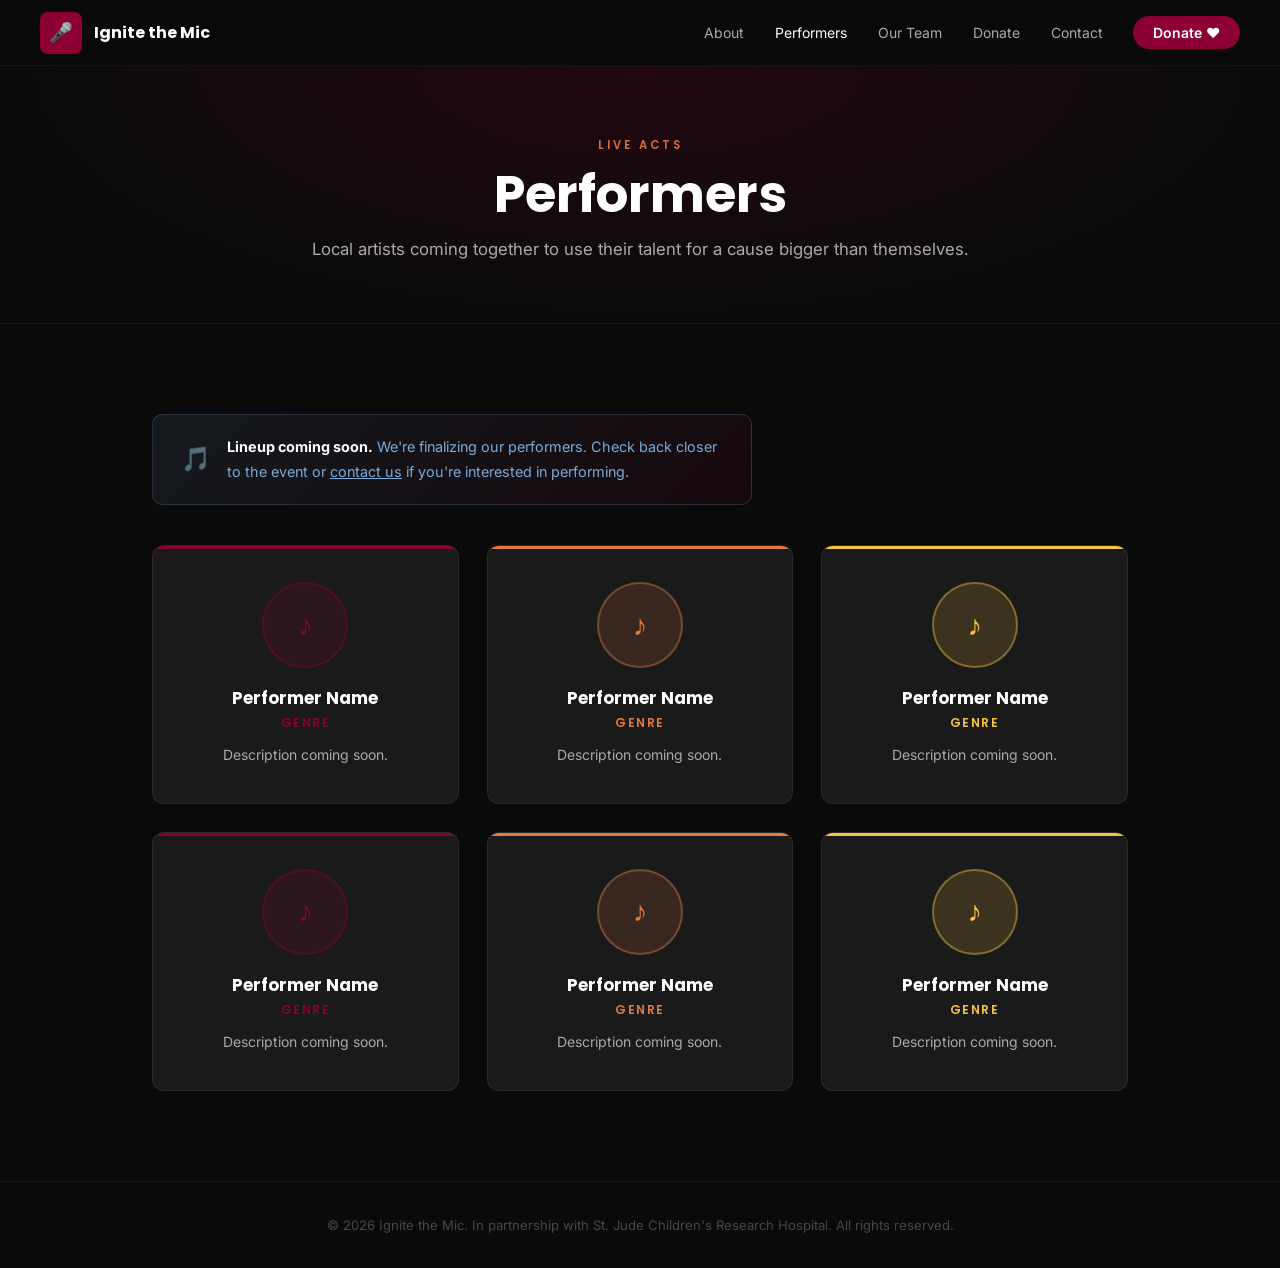
<file: performers.html>
<!DOCTYPE html>
<html lang="en">
<head>
  <meta charset="UTF-8" />
  <meta name="viewport" content="width=device-width, initial-scale=1.0" />
  <title>Performers — Ignite the Mic</title>
  <link href="https://fonts.googleapis.com/css2?family=Poppins:wght@400;600;700;800&family=Inter:wght@400;500;600&display=swap" rel="stylesheet" />
  <link rel="stylesheet" href="shared.css" />
  <style>
    .performers-grid {
      display: grid;
      grid-template-columns: repeat(3, 1fr);
      gap: 1.75rem;
      margin-top: 2.5rem;
    }

    .performer-card {
      background: var(--dark3);
      border: 1px solid rgba(255,255,255,0.07);
      border-radius: 12px;
      padding: 2.25rem 1.5rem;
      text-align: center;
      transition: border-color 0.25s, transform 0.25s, box-shadow 0.25s;
      position: relative;
      overflow: hidden;
    }

    .performer-card::before {
      content: '';
      position: absolute;
      top: 0; left: 0; right: 0;
      height: 3px;
    }

    .performer-card:nth-child(3n+1)::before { background: var(--red); }
    .performer-card:nth-child(3n+2)::before { background: var(--orange); }
    .performer-card:nth-child(3n+3)::before { background: var(--yellow); }

    .performer-card:hover {
      transform: translateY(-5px);
      border-color: rgba(255,255,255,0.15);
      box-shadow: 0 12px 40px rgba(0,0,0,0.4);
    }

    .performer-avatar {
      width: 86px;
      height: 86px;
      border-radius: 50%;
      margin: 0 auto 1.25rem;
      display: flex;
      align-items: center;
      justify-content: center;
      font-size: 1.8rem;
      position: relative;
    }

    .performer-card:nth-child(3n+1) .performer-avatar { background: rgba(141,0,52,0.15); border: 2px solid rgba(141,0,52,0.4); color: var(--red); }
    .performer-card:nth-child(3n+2) .performer-avatar { background: rgba(224,123,63,0.15); border: 2px solid rgba(224,123,63,0.4); color: var(--orange); }
    .performer-card:nth-child(3n+3) .performer-avatar { background: rgba(247,196,64,0.15); border: 2px solid rgba(247,196,64,0.4); color: var(--yellow); }

    .performer-card h3 { font-size: 1.05rem; color: #fff; margin-bottom: 0.3rem; }
    .performer-card .genre {
      font-size: 0.75rem;
      text-transform: uppercase;
      letter-spacing: 1.5px;
      font-family: 'Poppins', sans-serif;
      font-weight: 600;
      margin-bottom: 0.6rem;
    }

    .performer-card:nth-child(3n+1) .genre { color: var(--red); }
    .performer-card:nth-child(3n+2) .genre { color: var(--orange); }
    .performer-card:nth-child(3n+3) .genre { color: var(--yellow); }

    .performer-card p { font-size: 0.875rem; color: var(--text-muted); margin: 0; }

    .coming-soon-banner {
      background: linear-gradient(135deg, rgba(121,171,217,0.1), rgba(141,0,52,0.1));
      border: 1px solid rgba(121,171,217,0.2);
      border-radius: 10px;
      padding: 1.25rem 1.75rem;
      display: flex;
      align-items: center;
      gap: 1rem;
      margin-bottom: 2.5rem;
      max-width: 600px;
    }

    .coming-soon-banner .icon { font-size: 1.5rem; flex-shrink: 0; }
    .coming-soon-banner p { color: var(--blue); font-size: 0.9rem; margin: 0; }
    .coming-soon-banner strong { color: #fff; }

    @media (max-width: 768px) {
      .performers-grid { grid-template-columns: 1fr 1fr; }
    }
    @media (max-width: 480px) {
      .performers-grid { grid-template-columns: 1fr; }
    }
  </style>
</head>
<body>
  <nav>
    <a href="index.html" class="nav-brand">
      <div class="nav-logo-box">🎤</div>
      <span class="nav-name">Ignite the Mic</span>
    </a>
    <ul class="nav-links">
      <li><a href="index.html">About</a></li>
      <li><a href="performers.html" class="active">Performers</a></li>
      <li><a href="team.html">Our Team</a></li>
      <li><a href="donate.html">Donate</a></li>
      <li><a href="contact.html">Contact</a></li>
      <li><a href="donate.html" class="nav-donate-btn">Donate ♥</a></li>
    </ul>
  </nav>

  <main>
    <div class="page-hero">
      <div class="section-label" style="color:var(--orange)">Live Acts</div>
      <h1>Performers</h1>
      <p>Local artists coming together to use their talent for a cause bigger than themselves.</p>
    </div>

    <div class="section">
      <div class="coming-soon-banner">
        <div class="icon">🎵</div>
        <p><strong>Lineup coming soon.</strong> We're finalizing our performers. Check back closer to the event or <a href="contact.html" style="color:var(--blue);text-decoration:underline">contact us</a> if you're interested in performing.</p>
      </div>

      <div class="performers-grid">
        <div class="performer-card">
          <div class="performer-avatar">♪</div>
          <h3>Performer Name</h3>
          <p class="genre">Genre</p>
          <p>Description coming soon.</p>
        </div>
        <div class="performer-card">
          <div class="performer-avatar">♪</div>
          <h3>Performer Name</h3>
          <p class="genre">Genre</p>
          <p>Description coming soon.</p>
        </div>
        <div class="performer-card">
          <div class="performer-avatar">♪</div>
          <h3>Performer Name</h3>
          <p class="genre">Genre</p>
          <p>Description coming soon.</p>
        </div>
        <div class="performer-card">
          <div class="performer-avatar">♪</div>
          <h3>Performer Name</h3>
          <p class="genre">Genre</p>
          <p>Description coming soon.</p>
        </div>
        <div class="performer-card">
          <div class="performer-avatar">♪</div>
          <h3>Performer Name</h3>
          <p class="genre">Genre</p>
          <p>Description coming soon.</p>
        </div>
        <div class="performer-card">
          <div class="performer-avatar">♪</div>
          <h3>Performer Name</h3>
          <p class="genre">Genre</p>
          <p>Description coming soon.</p>
        </div>
      </div>
    </div>
  </main>

  <footer>
    <p>&copy; 2026 Ignite the Mic. In partnership with St. Jude Children's Research Hospital. All rights reserved.</p>
  </footer>
</body>
</html>
</file>
<file: shared.css>
/* ── SHARED STYLES ── */
*, *::before, *::after { box-sizing: border-box; margin: 0; padding: 0; }

:root {
  --red: #8D0034;
  --red-light: #b0003f;
  --orange: #E07B3F;
  --yellow: #F7C440;
  --blue: #79ABD9;
  --grey: #DFE1DF;
  --dark: #0a0a0a;
  --dark2: #111111;
  --dark3: #1a1a1a;
  --dark4: #242424;
  --text: #e8e8e8;
  --text-muted: #aaaaaa;
}

html { scroll-behavior: smooth; }

body {
  font-family: 'Inter', sans-serif;
  font-size: 16px;
  line-height: 1.7;
  color: var(--text);
  background: var(--dark);
  min-height: 100vh;
  display: flex;
  flex-direction: column;
}

main { flex: 1; }

a { color: inherit; text-decoration: none; }

h1, h2, h3, h4 {
  font-family: 'Poppins', sans-serif;
  font-weight: 700;
  line-height: 1.2;
}

/* ── NAV ── */
nav {
  position: sticky;
  top: 0;
  z-index: 200;
  background: rgba(10,10,10,0.96);
  backdrop-filter: blur(12px);
  border-bottom: 1px solid rgba(141,0,52,0.25);
  padding: 0 2.5rem;
  display: flex;
  align-items: center;
  justify-content: space-between;
  height: 66px;
}

.nav-brand {
  display: flex;
  align-items: center;
  gap: 0.75rem;
  text-decoration: none;
}

.nav-logo-box {
  background: var(--red);
  width: 42px;
  height: 42px;
  border-radius: 8px;
  display: flex;
  align-items: center;
  justify-content: center;
  font-size: 1.2rem;
  flex-shrink: 0;
}

.nav-name {
  font-family: 'Poppins', sans-serif;
  font-weight: 700;
  font-size: 1rem;
  color: #fff;
}

.nav-links {
  list-style: none;
  display: flex;
  align-items: center;
  gap: 0.25rem;
}

.nav-links a {
  font-size: 0.875rem;
  color: var(--text-muted);
  padding: 0.4rem 0.85rem;
  border-radius: 6px;
  transition: color 0.2s, background 0.2s;
  font-family: 'Inter', sans-serif;
}

.nav-links a:hover { color: #fff; background: rgba(255,255,255,0.06); }
.nav-links a.active { color: #fff; }

.nav-donate-btn {
  background: var(--red) !important;
  color: #fff !important;
  padding: 0.5rem 1.25rem !important;
  border-radius: 999px !important;
  font-weight: 600 !important;
  margin-left: 0.75rem;
  transition: background 0.2s, box-shadow 0.2s !important;
}

.nav-donate-btn:hover {
  background: var(--red-light) !important;
  box-shadow: 0 0 16px rgba(141,0,52,0.45) !important;
  color: #fff !important;
}

/* ── ORNAMENT ── */
.ornament {
  display: flex;
  align-items: center;
  justify-content: center;
  gap: 0.6rem;
  padding: 0.75rem 0;
  color: var(--red);
  font-size: 1rem;
  opacity: 0.7;
}

.ornament::before, .ornament::after {
  content: '';
  display: block;
  width: 80px;
  height: 1px;
  background: linear-gradient(90deg, transparent, var(--red));
}

.ornament::after {
  background: linear-gradient(90deg, var(--red), transparent);
}

/* ── SECTION BASE ── */
.section {
  padding: 90px 2rem;
  max-width: 1040px;
  margin: 0 auto;
}

.section-label {
  font-size: 0.72rem;
  letter-spacing: 3px;
  text-transform: uppercase;
  font-family: 'Poppins', sans-serif;
  font-weight: 600;
  margin-bottom: 0.5rem;
}

.section h2 {
  font-size: clamp(1.9rem, 4vw, 2.6rem);
  color: #fff;
  margin-bottom: 1rem;
}

.section > p {
  color: var(--text-muted);
  max-width: 660px;
  margin-bottom: 2.5rem;
}

/* ── BUTTONS ── */
.btn {
  display: inline-flex;
  align-items: center;
  justify-content: center;
  gap: 0.5rem;
  padding: 0.8rem 2rem;
  background: var(--red);
  color: #fff;
  font-family: 'Poppins', sans-serif;
  font-size: 0.9rem;
  font-weight: 600;
  border: none;
  border-radius: 5px;
  cursor: pointer;
  transition: background 0.2s, box-shadow 0.2s;
  text-transform: uppercase;
  letter-spacing: 1.5px;
  text-decoration: none;
}

.btn:hover {
  background: var(--red-light);
  box-shadow: 0 0 20px rgba(141,0,52,0.45);
  color: #fff;
}

.btn-orange {
  background: var(--orange);
}
.btn-orange:hover {
  background: #c96a30;
  box-shadow: 0 0 20px rgba(224,123,63,0.4);
}

.btn-outline {
  background: transparent;
  border: 1.5px solid var(--red);
  color: #fff;
}
.btn-outline:hover { background: var(--red); }

/* ── FOOTER ── */
footer {
  text-align: center;
  padding: 2rem;
  font-size: 0.82rem;
  color: rgba(255,255,255,0.25);
  border-top: 1px solid rgba(255,255,255,0.06);
}

/* ── PAGE HERO BANNER (non-index pages) ── */
.page-hero {
  padding: 70px 2rem 60px;
  text-align: center;
  border-bottom: 1px solid rgba(255,255,255,0.06);
  position: relative;
  overflow: hidden;
}

.page-hero::before {
  content: '';
  position: absolute;
  inset: 0;
  background: radial-gradient(ellipse at 50% 0%, rgba(141,0,52,0.18) 0%, transparent 70%);
  pointer-events: none;
}

.page-hero h1 {
  font-size: clamp(2rem, 5vw, 3.2rem);
  color: #fff;
  margin-bottom: 0.6rem;
  position: relative;
}

.page-hero p {
  color: var(--text-muted);
  font-size: 1.05rem;
  position: relative;
}

/* ── RESPONSIVE NAV ── */
@media (max-width: 768px) {
  nav { padding: 0 1.25rem; }
  .nav-links { gap: 0; }
  .nav-links li:not(:last-child) { display: none; }
  .section { padding: 60px 1.25rem; }
}
</file>
